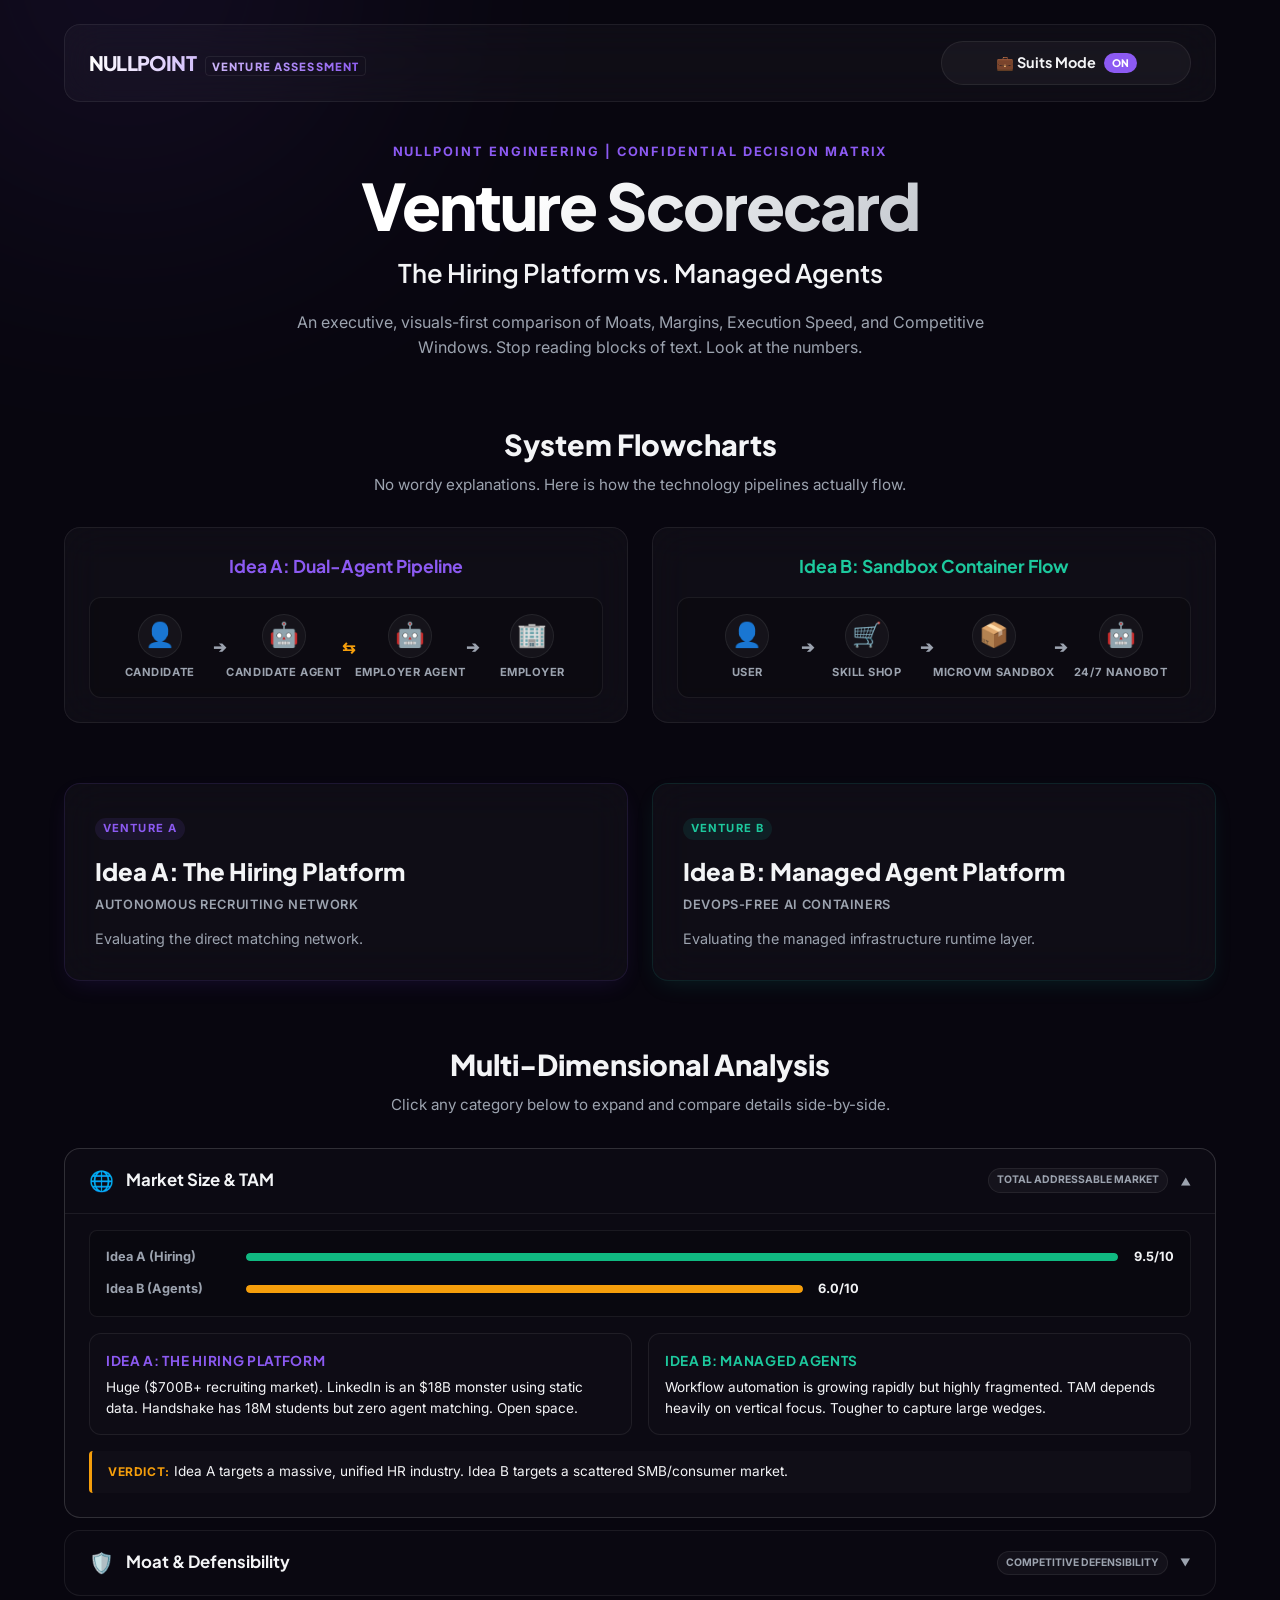
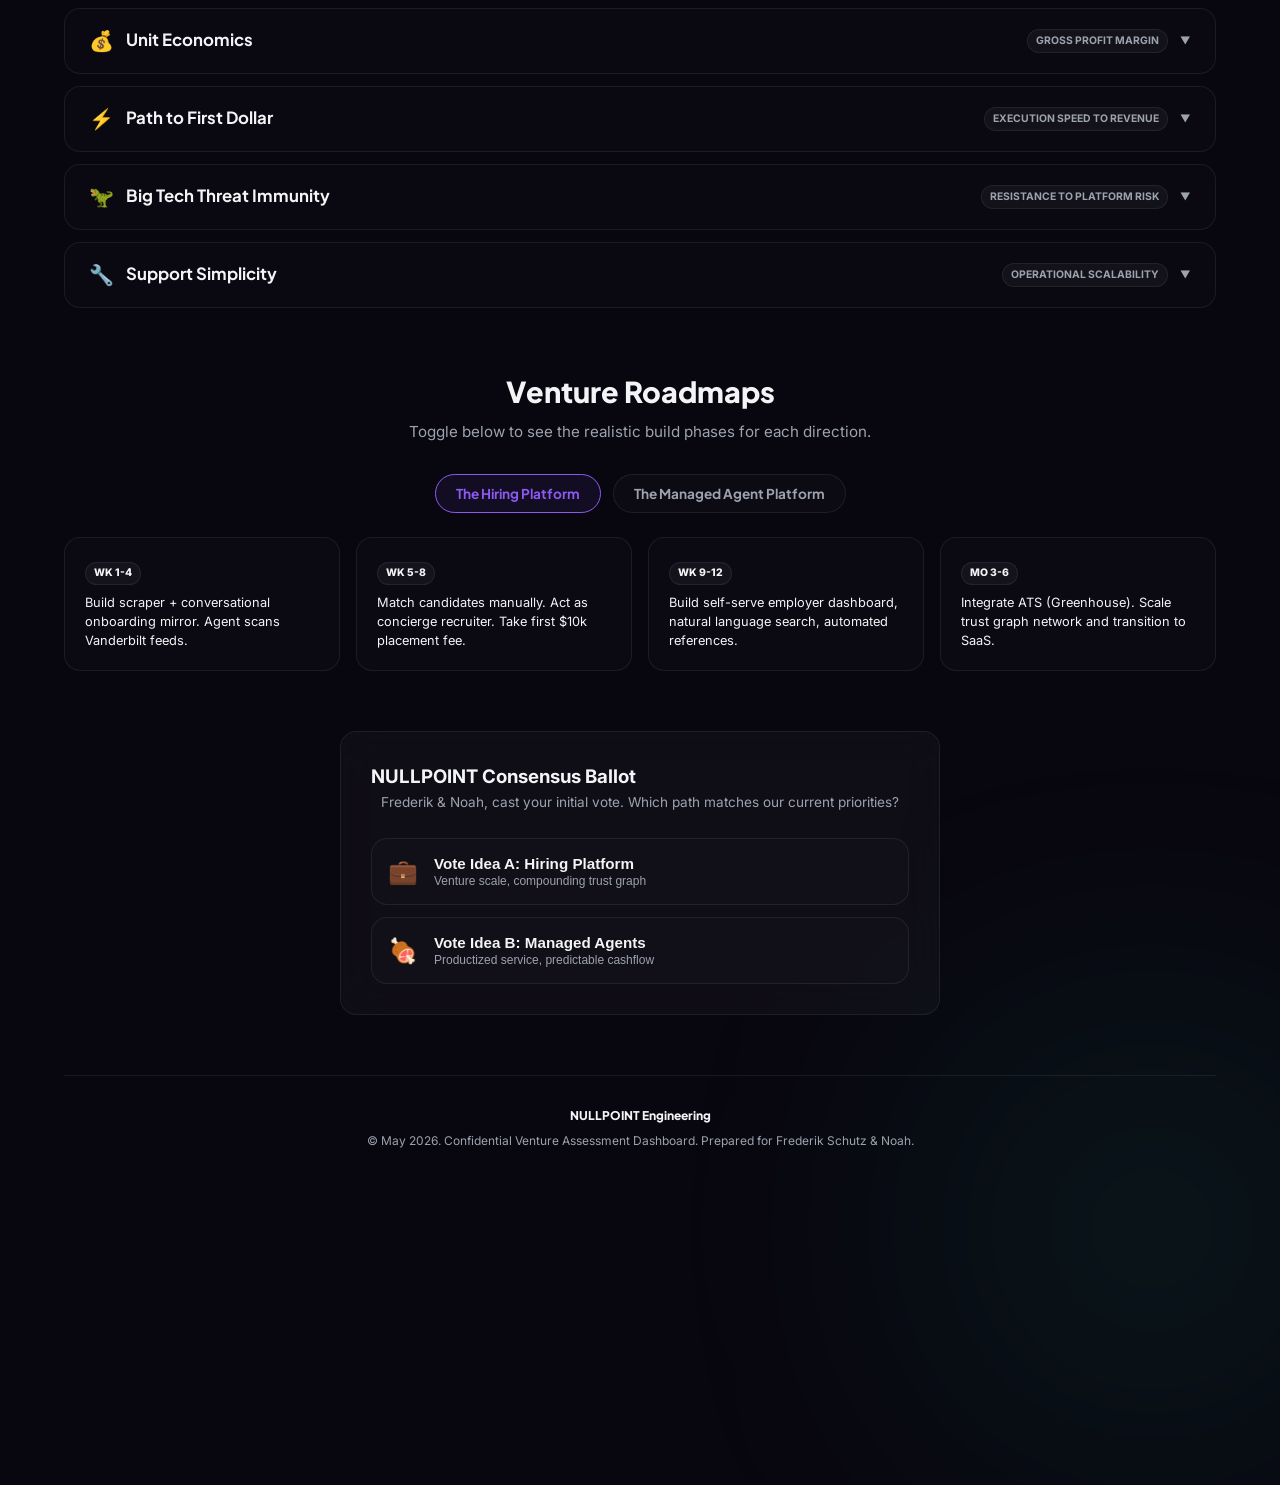
<file: index.html>
<!DOCTYPE html>
<html lang="en">
<head>
  <meta charset="UTF-8">
  <meta name="viewport" content="width=device-width, initial-scale=1.0">
  <title>NULLPOINT | Venture Scorecard</title>
  <meta name="description" content="Confidential Venture Assessment Dashboard. Evaluating Idea A (The Hiring Platform) vs. Idea B (The Managed Agent Platform) for NULLPOINT Engineering.">
  
  <!-- Premium Google Fonts -->
  <link rel="preconnect" href="https://fonts.googleapis.com">
  <link rel="preconnect" href="https://fonts.gstatic.com" crossorigin>
  <link href="https://fonts.googleapis.com/css2?family=Inter:wght@400;500;600;700&family=Plus+Jakarta+Sans:wght@500;600;700;800&family=Space+Grotesk:wght@500;600;700&display=swap" rel="stylesheet">
  
  <!-- Main Stylesheet -->
  <link rel="stylesheet" href="style.css">
</head>
<body>

  <!-- Ambient Glow Orbs -->
  <div class="glow-orb glow-orb-1"></div>
  <div class="glow-orb glow-orb-2"></div>

  <div class="container">
    
    <!-- Top Header & Navigation -->
    <header class="glass">
      <div class="logo">
        NULLPOINT <span class="logo-tag">Venture Assessment</span>
      </div>
      
      <!-- Interactive Slider Toggle -->
      <div class="toggle-capsule" id="mode-toggle-btn" title="Toggle between Suits Mode and Caveman Mode">
        <div class="toggle-text" id="mode-toggle-text">
          💼 Suits Mode <span class="toggle-pill active">On</span>
        </div>
      </div>
    </header>

    <!-- Dynamic Hero Header -->
    <section class="hero">
      <div class="hero-meta" id="hero-meta">Prepared for Frederik & Noah | May 2026</div>
      <h1 id="hero-title">Venture Scorecard</h1>
      <p class="hero-subtitle" id="hero-subtitle">The Hiring Platform vs. Managed Agents</p>
      <p class="hero-desc" id="hero-desc">
        An executive, visuals-first comparison. Stop reading blocks of text. Look at the numbers.
      </p>
    </section>

    <!-- Visual Architecture Section -->
    <section class="architecture-section">
      <div class="section-header">
        <h2>System Flowcharts</h2>
        <p>No wordy explanations. Here is how the technology pipelines actually flow.</p>
      </div>
      
      <div class="architecture-grid">
        <!-- Flow A -->
        <div class="architecture-card glass idea-a">
          <h3>Idea A: Dual-Agent Pipeline</h3>
          <div class="flow-container">
            <div class="flow-step">
              <span class="step-icon">👤</span>
              <span class="step-name">Candidate</span>
            </div>
            <div class="flow-arrow">➔</div>
            <div class="flow-step">
              <span class="step-icon">🤖</span>
              <span class="step-name">Candidate Agent</span>
            </div>
            <div class="flow-arrow bidirectional">⇆</div>
            <div class="flow-step">
              <span class="step-icon">🤖</span>
              <span class="step-name">Employer Agent</span>
            </div>
            <div class="flow-arrow">➔</div>
            <div class="flow-step">
              <span class="step-icon">🏢</span>
              <span class="step-name">Employer</span>
            </div>
          </div>
        </div>

        <!-- Flow B -->
        <div class="architecture-card glass idea-b">
          <h3>Idea B: Sandbox Container Flow</h3>
          <div class="flow-container">
            <div class="flow-step">
              <span class="step-icon">👤</span>
              <span class="step-name">User</span>
            </div>
            <div class="flow-arrow">➔</div>
            <div class="flow-step">
              <span class="step-icon">🛒</span>
              <span class="step-name">Skill Shop</span>
            </div>
            <div class="flow-arrow">➔</div>
            <div class="flow-step">
              <span class="step-icon">📦</span>
              <span class="step-name">MicroVM Sandbox</span>
            </div>
            <div class="flow-arrow">➔</div>
            <div class="flow-step">
              <span class="step-icon">🤖</span>
              <span class="step-name">24/7 NanoBot</span>
            </div>
          </div>
        </div>
      </div>
    </section>

    <!-- Side-by-Side Venture Overviews -->
    <section class="venture-grid">
      
      <!-- Card A: Hiring Platform -->
      <div class="venture-card glass idea-a">
        <div class="card-header">
          <span class="venture-badge">Venture A</span>
          <h2 id="card-a-title">Idea A: The Hiring Platform</h2>
          <div class="tagline" id="card-a-tagline">Autonomous Recruiting Network</div>
          <p id="card-a-desc">Evaluating the direct matching network.</p>
        </div>
        <ul class="venture-bullets" id="card-a-bullets">
          <!-- Populated by JavaScript -->
        </ul>
      </div>

      <!-- Card B: Managed Agent Platform -->
      <div class="venture-card glass idea-b">
        <div class="card-header">
          <span class="venture-badge">Venture B</span>
          <h2 id="card-b-title">Idea B: Managed Agent Platform</h2>
          <div class="tagline" id="card-b-tagline">DevOps-Free AI Containers</div>
          <p id="card-b-desc">Evaluating the managed infrastructure runtime layer.</p>
        </div>
        <ul class="venture-bullets" id="card-b-bullets">
          <!-- Populated by JavaScript -->
        </ul>
      </div>

    </section>

    <!-- Interactive Comparison Matrix -->
    <section class="matrix-section">
      <div class="section-header">
        <h2>Multi-Dimensional Analysis</h2>
        <p>Click any category below to expand and compare details side-by-side.</p>
      </div>
      <div class="matrix-container" id="matrix-container">
        <!-- Rows populated dynamically by app.js -->
      </div>
    </section>

    <!-- Timeline Roadmaps Section -->
    <section class="timeline-section">
      <div class="section-header">
        <h2>Venture Roadmaps</h2>
        <p>Toggle below to see the realistic build phases for each direction.</p>
      </div>
      
      <!-- Timeline Switching Tabs -->
      <div class="timeline-tabs">
        <button class="tab-btn active" id="timeline-tab-a">The Hiring Platform</button>
        <button class="tab-btn" id="timeline-tab-b">The Managed Agent Platform</button>
      </div>

      <div class="timeline-container" id="timeline-container">
        <!-- Populated dynamically by app.js -->
      </div>
    </section>

    <!-- Founders Ballot Box -->
    <section class="poll-section glass" id="poll-container">
      <!-- Cast Vote UI populated dynamically by app.js -->
    </section>

    <!-- Professional Footer -->
    <footer>
      <div class="footer-logo">NULLPOINT Engineering</div>
      <p>&copy; May 2026. Confidential Venture Assessment Dashboard. Prepared for Frederik Schutz & Noah.</p>
    </footer>

  </div>

  <!-- Interactive Engine -->
  <script src="app.js"></script>
</body>
</html>
</file>
<file: style.css>
/* NULLPOINT Venture Assessment premium styling */
/* Focus: High-visuals, interactive scorecards, zero AI wordiness */

:root {
  --bg-primary: #08060f;
  --bg-secondary: rgba(255, 255, 255, 0.03);
  --border-color: rgba(255, 255, 255, 0.07);
  
  --text-main: #f3f4f6;
  --text-muted: #9ca3af;
  
  /* HSL Tailored Brand Colors */
  --color-a-hue: 260; /* Deep Violet for Hiring Platform */
  --color-a: hsl(var(--color-a-hue), 85%, 65%);
  --color-a-glow: hsla(var(--color-a-hue), 85%, 60%, 0.15);
  
  --color-b-hue: 165; /* Cyber Teal for Managed Agents */
  --color-b: hsl(var(--color-b-hue), 75%, 45%);
  --color-b-glow: hsla(var(--color-b-hue), 75%, 45%, 0.15);
  
  --accent-color: #f59e0b;
  --font-title: 'Plus Jakarta Sans', sans-serif;
  --font-body: 'Inter', sans-serif;
  
  --radius-std: 16px;
  --transition-fast: 0.2s ease;
  --transition-slow: 0.5s cubic-bezier(0.16, 1, 0.3, 1);
}

/* Caveman Theme Override Variables */
.caveman-active {
  --bg-primary: #14100e; /* Raw stone grey-clay */
  --text-main: #fbeee0; /* Bone white */
  --text-muted: #a48166; /* Clay soil */
  --color-a: #ff5722; /* Primal Fire Orange */
  --color-a-glow: rgba(255, 87, 34, 0.2);
  --color-b: #ffb300; /* Sun Gold */
  --color-b-glow: rgba(255, 179, 0, 0.2);
  --font-title: 'Space Grotesk', sans-serif;
  --radius-std: 20px 8px 24px 10px / 10px 24px 8px 20px; /* Rough hand-carved look */
}

* {
  box-sizing: border-box;
  margin: 0;
  padding: 0;
}

body {
  background-color: var(--bg-primary);
  color: var(--text-main);
  font-family: var(--font-body);
  line-height: 1.6;
  overflow-x: hidden;
  position: relative;
  transition: background-color var(--transition-slow), color var(--transition-slow);
}

/* Background Ambient Glows */
.glow-orb {
  position: absolute;
  width: 40vw;
  height: 40vw;
  border-radius: 50%;
  filter: blur(140px);
  z-index: -1;
  opacity: 0.25;
  pointer-events: none;
  transition: background var(--transition-slow);
}

.glow-orb-1 {
  top: -10%;
  left: -10%;
  background: radial-gradient(circle, var(--color-a) 0%, transparent 70%);
}

.glow-orb-2 {
  bottom: -10%;
  right: -10%;
  background: radial-gradient(circle, var(--color-b) 0%, transparent 70%);
}

.glass {
  background: var(--bg-secondary);
  backdrop-filter: blur(20px);
  -webkit-backdrop-filter: blur(20px);
  border: 1px solid var(--border-color);
}

.container {
  max-width: 1200px;
  margin: 0 auto;
  padding: 24px;
  position: relative;
}

/* Header */
header {
  display: flex;
  justify-content: space-between;
  align-items: center;
  margin-bottom: 40px;
  padding: 16px 24px;
  border-radius: var(--radius-std);
}

.logo {
  font-family: var(--font-title);
  font-weight: 800;
  letter-spacing: -0.04em;
  font-size: 1.25rem;
  background: linear-gradient(90deg, #fff, var(--color-a));
  -webkit-background-clip: text;
  -webkit-text-fill-color: transparent;
}

.logo-tag {
  font-size: 0.7rem;
  text-transform: uppercase;
  letter-spacing: 0.1em;
  color: var(--text-muted);
  border: 1px solid var(--border-color);
  padding: 2px 6px;
  border-radius: 4px;
  margin-left: 6px;
}

/* Toggles */
.toggle-capsule {
  background: rgba(255, 255, 255, 0.04);
  border: 1px solid var(--border-color);
  padding: 4px;
  border-radius: 40px;
  cursor: pointer;
  display: flex;
  align-items: center;
  width: 250px;
  height: 44px;
  user-select: none;
  transition: border-color var(--transition-fast);
}

.toggle-capsule:hover {
  border-color: rgba(255, 255, 255, 0.15);
}

.toggle-text {
  width: 100%;
  text-align: center;
  font-family: var(--font-title);
  font-weight: 700;
  font-size: 0.9rem;
  display: flex;
  align-items: center;
  justify-content: center;
  gap: 8px;
}

.toggle-pill {
  font-size: 0.65rem;
  text-transform: uppercase;
  background: var(--color-a);
  color: #fff;
  padding: 2px 8px;
  border-radius: 20px;
  font-weight: 800;
}

/* Hero Section */
.hero {
  text-align: center;
  margin-bottom: 60px;
}

.hero-meta {
  font-size: 0.8rem;
  text-transform: uppercase;
  letter-spacing: 0.15em;
  color: var(--color-a);
  font-weight: 700;
  margin-bottom: 8px;
}

.hero h1 {
  font-family: var(--font-title);
  font-size: clamp(2.2rem, 5vw, 4rem);
  font-weight: 900;
  line-height: 1.1;
  letter-spacing: -0.03em;
  margin-bottom: 12px;
  background: linear-gradient(135deg, #fff 40%, var(--text-muted));
  -webkit-background-clip: text;
  -webkit-text-fill-color: transparent;
}

.caveman-active .hero h1 {
  background: linear-gradient(135deg, #fbeee0 30%, #a48166);
  -webkit-background-clip: text;
  -webkit-text-fill-color: transparent;
  transform: rotate(-1deg);
}

.hero-subtitle {
  font-family: var(--font-title);
  font-size: clamp(1.1rem, 2.5vw, 1.6rem);
  font-weight: 600;
  color: var(--text-main);
  margin-bottom: 16px;
}

.hero-desc {
  max-width: 700px;
  margin: 0 auto;
  font-size: 1rem;
  color: var(--text-muted);
}

/* SECTION HEADERS */
.section-header {
  text-align: center;
  margin-bottom: 30px;
}

.section-header h2 {
  font-family: var(--font-title);
  font-size: 1.8rem;
  font-weight: 800;
  margin-bottom: 6px;
}

.section-header p {
  color: var(--text-muted);
  font-size: 0.95rem;
}

/* System Flowcharts styling */
.architecture-section {
  margin-bottom: 60px;
}

.architecture-grid {
  display: grid;
  grid-template-columns: repeat(auto-fit, minmax(320px, 1fr));
  gap: 24px;
}

.architecture-card {
  padding: 24px;
  border-radius: var(--radius-std);
}

.architecture-card h3 {
  font-family: var(--font-title);
  font-size: 1.1rem;
  font-weight: 700;
  margin-bottom: 16px;
  text-align: center;
}

.architecture-card.idea-a h3 { color: var(--color-a); }
.architecture-card.idea-b h3 { color: var(--color-b); }

.flow-container {
  display: flex;
  align-items: center;
  justify-content: space-between;
  background: rgba(0, 0, 0, 0.2);
  padding: 16px;
  border-radius: 12px;
  border: 1px solid var(--border-color);
}

.flow-step {
  display: flex;
  flex-direction: column;
  align-items: center;
  gap: 6px;
  flex: 1;
}

.step-icon {
  font-size: 1.5rem;
  background: rgba(255, 255, 255, 0.04);
  width: 44px;
  height: 44px;
  border-radius: 50%;
  display: flex;
  align-items: center;
  justify-content: center;
  border: 1px solid var(--border-color);
  transition: transform 0.2s ease, box-shadow 0.2s ease;
}

.flow-step:hover .step-icon {
  transform: translateY(-3px) scale(1.05);
}

.idea-a .flow-step:hover .step-icon {
  box-shadow: 0 0 12px var(--color-a-glow);
  border-color: var(--color-a);
}

.idea-b .flow-step:hover .step-icon {
  box-shadow: 0 0 12px var(--color-b-glow);
  border-color: var(--color-b);
}

.step-name {
  font-size: 0.7rem;
  font-weight: 700;
  text-transform: uppercase;
  color: var(--text-muted);
  text-align: center;
  letter-spacing: 0.05em;
  white-space: nowrap;
}

.flow-arrow {
  font-size: 1rem;
  color: var(--text-muted);
  user-select: none;
  font-weight: bold;
}

.flow-arrow.bidirectional {
  color: var(--accent-color);
}

/* Dual Venture Cards Grid */
.venture-grid {
  display: grid;
  grid-template-columns: repeat(auto-fit, minmax(300px, 1fr));
  gap: 24px;
  margin-bottom: 60px;
}

.venture-card {
  border-radius: var(--radius-std);
  padding: 30px;
  display: flex;
  flex-direction: column;
}

.venture-card.idea-a {
  border-color: rgba(139, 92, 246, 0.12);
  box-shadow: 0 8px 24px -8px var(--color-a-glow);
}

.venture-card.idea-b {
  border-color: rgba(20, 184, 166, 0.12);
  box-shadow: 0 8px 24px -8px var(--color-b-glow);
}

.venture-badge {
  font-size: 0.7rem;
  text-transform: uppercase;
  letter-spacing: 0.1em;
  padding: 2px 8px;
  border-radius: 20px;
  font-weight: 700;
  display: inline-block;
  margin-bottom: 12px;
}

.idea-a .venture-badge {
  background: rgba(139, 92, 246, 0.1);
  color: var(--color-a);
}

.idea-b .venture-badge {
  background: rgba(20, 184, 166, 0.1);
  color: var(--color-b);
}

.venture-card h2 {
  font-family: var(--font-title);
  font-size: 1.5rem;
  font-weight: 800;
  margin-bottom: 4px;
}

.venture-card .tagline {
  font-size: 0.8rem;
  font-weight: 600;
  color: var(--text-muted);
  text-transform: uppercase;
  letter-spacing: 0.05em;
  margin-bottom: 12px;
}

.venture-card p {
  color: var(--text-muted);
  font-size: 0.9rem;
  margin-bottom: 0;
}

/* Multi-Dimensional Matrix Scorecards */
.matrix-section {
  margin-bottom: 60px;
}

.matrix-container {
  display: flex;
  flex-direction: column;
  gap: 12px;
}

.matrix-row {
  border-radius: var(--radius-std);
  overflow: hidden;
  border: 1px solid var(--border-color);
  background: rgba(255, 255, 255, 0.01);
  transition: all var(--transition-fast);
}

.matrix-row:hover {
  background: rgba(255, 255, 255, 0.02);
  border-color: rgba(255, 255, 255, 0.12);
}

.matrix-row-header {
  display: flex;
  justify-content: space-between;
  align-items: center;
  padding: 16px 24px;
  cursor: pointer;
  user-select: none;
}

.matrix-row-title {
  display: flex;
  align-items: center;
  gap: 12px;
}

.matrix-icon {
  font-size: 1.25rem;
}

.matrix-row-title h4 {
  font-family: var(--font-title);
  font-size: 1.05rem;
  font-weight: 700;
}

.matrix-row-indicators {
  display: flex;
  align-items: center;
  gap: 12px;
}

.indicator-badge {
  font-size: 0.65rem;
  font-weight: 700;
  padding: 3px 8px;
  border-radius: 20px;
  background: rgba(255, 255, 255, 0.04);
  border: 1px solid var(--border-color);
  color: var(--text-muted);
  text-transform: uppercase;
}

.chevron {
  font-size: 0.65rem;
  color: var(--text-muted);
  transition: transform var(--transition-fast);
}

/* Expanded Content */
.matrix-row.open {
  border-color: rgba(255, 255, 255, 0.15);
  background: rgba(255, 255, 255, 0.02);
}

.matrix-row.open .chevron {
  transform: rotate(180deg);
}

.matrix-row-content {
  display: none;
  padding: 0 24px 24px 24px;
  border-top: 1px solid var(--border-color);
}

.matrix-row.open .matrix-row-content {
  display: block;
}

/* Mini Comparison Score Charts (Suits & Caveman) */
.matrix-mini-chart {
  background: rgba(0, 0, 0, 0.2);
  padding: 16px;
  border-radius: 8px;
  border: 1px solid var(--border-color);
  margin-top: 16px;
  display: flex;
  flex-direction: column;
  gap: 12px;
}

.mini-chart-row {
  display: flex;
  align-items: center;
  justify-content: space-between;
}

.mini-label {
  font-size: 0.8rem;
  font-weight: 700;
  color: var(--text-muted);
  width: 140px;
}

/* Visual Rating score meters */
.visual-score-container {
  display: flex;
  align-items: center;
  gap: 12px;
  flex: 1;
}

.visual-score-bar {
  height: 8px;
  border-radius: 4px;
  background: rgba(255,255,255,0.05);
  position: relative;
  overflow: hidden;
}

.visual-score-bar::after {
  content: "";
  display: block;
  height: 100%;
  border-radius: 4px;
  transition: width 0.8s cubic-bezier(0.16, 1, 0.3, 1);
}

.visual-score-bar.good::after { background: #10b981; box-shadow: 0 0 8px rgba(16, 185, 129, 0.3); }
.visual-score-bar.avg::after { background: #f59e0b; box-shadow: 0 0 8px rgba(245, 158, 11, 0.3); }
.visual-score-bar.bad::after { background: #f43f5e; box-shadow: 0 0 8px rgba(244, 63, 94, 0.3); }

.visual-score-text {
  font-size: 0.8rem;
  font-weight: 700;
  width: 44px;
  text-align: right;
}

/* Caveman icon ratings */
.cave-rating-rack {
  display: flex;
  align-items: center;
  gap: 6px;
  font-size: 1.1rem;
}

.cave-icon-active {
  animation: floatPrimal 1.5s infinite alternate;
}

.cave-icon-inactive {
  opacity: 0.2;
}

.cave-rating-rack small {
  font-size: 0.7rem;
  font-weight: 800;
  text-transform: uppercase;
  color: var(--color-a);
  margin-left: 8px;
}

@keyframes floatPrimal {
  0% { transform: translateY(0); }
  100% { transform: translateY(-3px); }
}

.matrix-comparison-grid {
  display: grid;
  grid-template-columns: 1fr 1fr;
  gap: 16px;
  margin-top: 16px;
  margin-bottom: 16px;
}

@media (max-width: 768px) {
  .matrix-comparison-grid {
    grid-template-columns: 1fr;
  }
}

.comparison-card {
  padding: 16px;
  border-radius: calc(var(--radius-std) - 4px);
  background: rgba(255, 255, 255, 0.01);
  border: 1px solid var(--border-color);
}

.comparison-card h5 {
  font-family: var(--font-title);
  font-size: 0.85rem;
  font-weight: 700;
  margin-bottom: 6px;
  text-transform: uppercase;
  letter-spacing: 0.05em;
}

.idea-a-detail h5 { color: var(--color-a); }
.idea-b-detail h5 { color: var(--color-b); }

.comparison-card p {
  font-size: 0.85rem;
  color: var(--text-main);
  line-height: 1.5;
}

.matrix-row-verdict {
  font-size: 0.85rem;
  padding: 10px 16px;
  background: rgba(255, 255, 255, 0.015);
  border-left: 3px solid var(--accent-color);
  border-radius: 4px;
}

.matrix-row-verdict strong {
  color: var(--accent-color);
  text-transform: uppercase;
  font-size: 0.75rem;
  letter-spacing: 0.05em;
}

.caveman-active .matrix-row-verdict {
  border-left-color: var(--color-a);
}

/* Timeline Roadmaps */
.timeline-section {
  margin-bottom: 60px;
}

.timeline-tabs {
  display: flex;
  justify-content: center;
  gap: 12px;
  margin-bottom: 24px;
}

.tab-btn {
  background: rgba(255, 255, 255, 0.02);
  border: 1px solid var(--border-color);
  padding: 10px 20px;
  border-radius: 30px;
  color: var(--text-muted);
  font-family: var(--font-title);
  font-weight: 700;
  font-size: 0.85rem;
  cursor: pointer;
  transition: all var(--transition-fast);
}

.tab-btn:hover {
  color: var(--text-main);
  border-color: rgba(255,255,255,0.15);
}

.tab-btn.active#timeline-tab-a {
  background: rgba(139, 92, 246, 0.08);
  color: var(--color-a);
  border-color: var(--color-a);
}

.tab-btn.active#timeline-tab-b {
  background: rgba(20, 184, 166, 0.08);
  color: var(--color-b);
  border-color: var(--color-b);
}

.timeline-container {
  display: grid;
  grid-template-columns: repeat(auto-fit, minmax(220px, 1fr));
  gap: 16px;
}

.timeline-card {
  padding: 20px;
  border-radius: var(--radius-std);
  background: rgba(255, 255, 255, 0.015);
  border: 1px solid var(--border-color);
}

.timeline-badge {
  font-size: 0.65rem;
  font-weight: 800;
  text-transform: uppercase;
  background: rgba(255, 255, 255, 0.04);
  border: 1px solid var(--border-color);
  padding: 2px 8px;
  border-radius: 20px;
  display: inline-block;
  margin-bottom: 8px;
}

.timeline-desc {
  font-size: 0.8rem;
  color: var(--text-main);
  line-height: 1.5;
}

/* Founders Poll Section */
.poll-section {
  max-width: 600px;
  margin: 0 auto 60px auto;
  border-radius: var(--radius-std);
  padding: 30px;
}

.poll-container h3 {
  font-family: var(--font-title);
  font-size: 1.35rem;
  font-weight: 800;
  text-align: center;
  margin-bottom: 6px;
}

.poll-desc {
  text-align: center;
  font-size: 0.85rem;
  color: var(--text-muted);
  margin-bottom: 24px;
}

.poll-actions {
  display: flex;
  flex-direction: column;
  gap: 12px;
}

.poll-btn {
  background: rgba(255, 255, 255, 0.01);
  border: 1px solid var(--border-color);
  border-radius: var(--radius-std);
  padding: 16px;
  display: flex;
  align-items: center;
  gap: 16px;
  cursor: pointer;
  text-align: left;
  transition: all var(--transition-fast);
}

.poll-btn:hover {
  background: rgba(255, 255, 255, 0.03);
}

.poll-btn.option-a:hover {
  border-color: var(--color-a);
  box-shadow: 0 0 15px var(--color-a-glow);
}

.poll-btn.option-b:hover {
  border-color: var(--color-b);
  box-shadow: 0 0 15px var(--color-b-glow);
}

.btn-icon {
  font-size: 1.5rem;
}

.btn-text {
  display: flex;
  flex-direction: column;
}

.btn-text strong {
  font-size: 0.95rem;
  font-weight: 700;
  color: var(--text-main);
  margin-bottom: 2px;
}

.btn-text small {
  font-size: 0.75rem;
  color: var(--text-muted);
}

/* Results State */
.poll-results {
  display: flex;
  flex-direction: column;
  gap: 16px;
}

.result-bar-group {
  display: flex;
  flex-direction: column;
  gap: 6px;
}

.result-label {
  display: flex;
  justify-content: space-between;
  font-size: 0.85rem;
}

.progress-bar-container {
  height: 10px;
  border-radius: 5px;
  background: rgba(255, 255, 255, 0.04);
  overflow: hidden;
  position: relative;
}

.progress-bar-fill {
  height: 100%;
  border-radius: 5px;
  transition: width 0.8s cubic-bezier(0.16, 1, 0.3, 1);
}

.progress-bar-container.idea-a .progress-bar-fill {
  background: var(--color-a);
}

.progress-bar-container.idea-b .progress-bar-fill {
  background: var(--color-b);
}

.secondary-btn {
  background: transparent;
  border: 1px solid var(--border-color);
  padding: 8px 16px;
  border-radius: 20px;
  color: var(--text-muted);
  font-family: var(--font-title);
  font-weight: 700;
  font-size: 0.8rem;
  align-self: center;
  cursor: pointer;
  margin-top: 12px;
  transition: all var(--transition-fast);
}

.secondary-btn:hover {
  color: var(--text-main);
  border-color: rgba(255,255,255,0.15);
}

.mode-transitioning {
  opacity: 0.85;
  filter: blur(1px);
  transition: all 0.15s ease;
}

/* Footer */
footer {
  text-align: center;
  padding: 30px 0;
  border-top: 1px solid var(--border-color);
  color: var(--text-muted);
  font-size: 0.75rem;
}

.footer-logo {
  font-family: var(--font-title);
  font-weight: 800;
  color: var(--text-main);
  margin-bottom: 6px;
}
</file>
